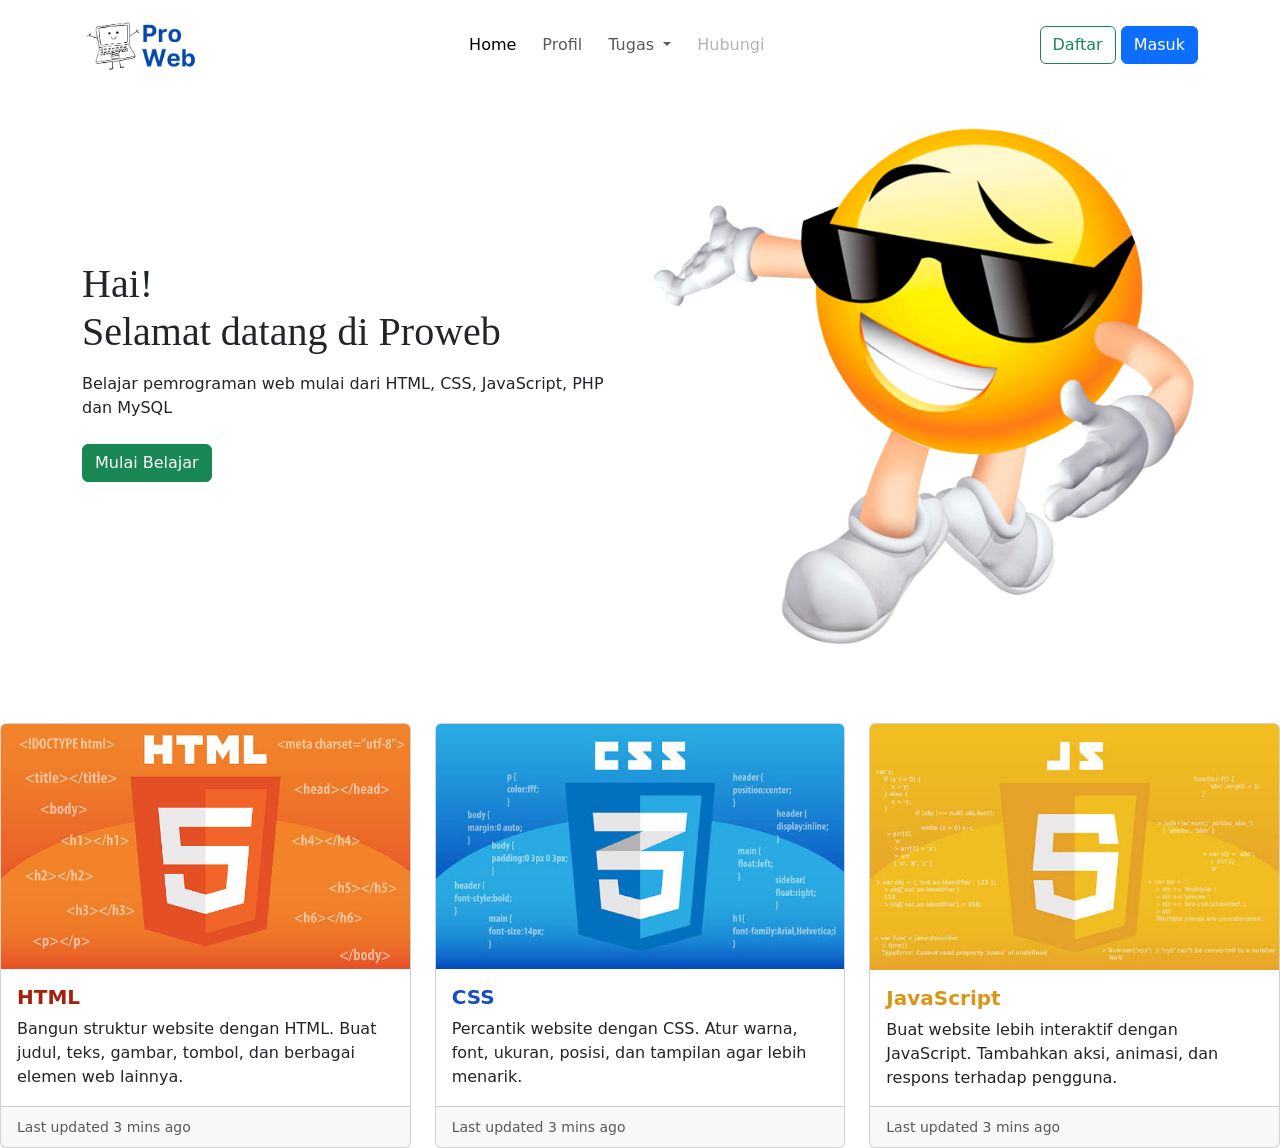
<file: index.html>
<!DOCTYPE html>
<html lang="id">
    <head>
        <meta name="viewport" content="width=device-width, initial-scale=1.0">
        <title>Bootstrap</title>
        <link rel="stylesheet" href="bootstrap.css">
        <link rel="stylesheet" href="css.proweb.css">
    </head>
    <body>
        <section>
            <!--Navigation Bar-->
            <div class="container">
                <nav class="navbar navbar-expand-lg">
                   <img src="logo.pw.png" alt="Logo Proweb" height="70">
                        <div class="col ms-auto"></div>
                        
                    <button
                    class="navbar-toggler"
                    type="button"
                    data-bs-toggle="collapse"
                    data-bs-target="#navbarSupportedContent"
                    aria-controls="navbarSupportedContent"
                    aria-expanded="false"
                    aria-label="Toggle navigation"
                    >
                        <span class="navbar-toggler-icon"></span>
                    </button>
                    <div class="collapse navbar-collapse" id="navbarSupportedContent">
                        <ul class="navbar-nav me-auto mb-2 mb-lg-0">
                            <li class="nav-item">
                                <a class="nav-link active" aria-current="page" href="belajarbootstrep.html">Home</a>
                            </li>
                            <li class="nav-item">
                                <a class="nav-link" href="#">Profil</a>
                            </li>
                            <li class="nav-item dropdown">
                                <a
                                    class="nav-link dropdown-toggle"
                                    href="#"
                                    role="button"
                                    data-bs-toggle="dropdown"
                                    aria-expanded="false"
                                >
                                    Tugas
                                </a>
                                <ul class="dropdown-menu">
                                    <li><a class="dropdown-item" href="tugas1.html">Tugas 1</a></li>
                                    <li><a class="dropdown-item" href="tugas2.html">Tugas 2</a></li>
                                    <li><hr class="dropdown-divider"></li>
                                    <li><a class="dropdown-item" href="tugas3.html">Tugas 3</a></li>
                                </ul>
                            </li>
                            <li class="nav-item">
                                <a class="nav-link disabled">Hubungi</a>
                            </li>
                        </ul>
                        
                            <button class="btn btn-outline-success" type="submit">Daftar</button>
                            <button class="btn btn-primary" type="submit">Masuk</button>
                        </form>
                </nav>
                <div class="row">
                    <div class="col align-self-center">
                    <h1 style="font-family: Georgia, 'Times New Roman', Times, serif">
                     Hai! <br> Selamat datang di Proweb
                    </h1>
                    <p class="mt-3 mb-4">
                        Belajar pemrograman web mulai dari HTML, CSS, JavaScript, PHP dan MySQL
                    </p>
                    <a href="#" class="btn btn-success">Mulai Belajar</a>
                    </div>
                    <div class="col mt-4 d-none d-md-block d-lg-block d-xl-block">
                        <img src="emoji.png" alt="Gambar" class="hero-img">
                    </div>
                </div>
            </div>
            <br><br><br>
        <div class="row row-cols-1 row-cols-md-3 g-4">
  <div class="col">
    <div class="card h-100">
      <img src="fotohtml.jpg" class="card-img-top" alt="...">
      <div class="card-body">
        <h5 style="color: rgb(168, 32, 13);" class="card-title"><b>HTML</b></h5>
        <p class="card-text">Bangun struktur website dengan HTML. Buat judul, teks, gambar, tombol, dan berbagai elemen web lainnya.</p>
      </div>
      <div class="card-footer">
        <small class="text-body-secondary">Last updated 3 mins ago</small>
      </div>
    </div>
  </div>
  <div class="col">
    <div class="card h-100">
      <img src="csspoto.jpg" class="card-img-top" alt="...">
      <div class="card-body">
        <h5 style="color: rgb(24, 77, 193);" class="card-title"><b>CSS</b></h5>
        <p class="card-text">Percantik website dengan CSS. Atur warna, font, ukuran, posisi, dan tampilan agar lebih menarik.</p>
      </div>
      <div class="card-footer">
        <small class="text-body-secondary">Last updated 3 mins ago</small>
      </div>
    </div>
  </div>
  <div class="col">
    <div class="card h-100">
      <img src="kuning.jpg" class="card-img-top" alt="...">
      <div class="card-body">
        <h5 style="color: rgb(219, 149, 21);" class="card-title"><b>JavaScript</b></h5>
        <p class="card-text">Buat website lebih interaktif dengan JavaScript. Tambahkan aksi, animasi, dan respons terhadap pengguna.</p>
      </div>
      <div class="card-footer">
        <small class="text-body-secondary">Last updated 3 mins ago</small>
      </div>
    </div>
  </div>
</div>
        </section>
        <script src="bootstrap.bundle.js"></script>
    </body>
</html>
</file>
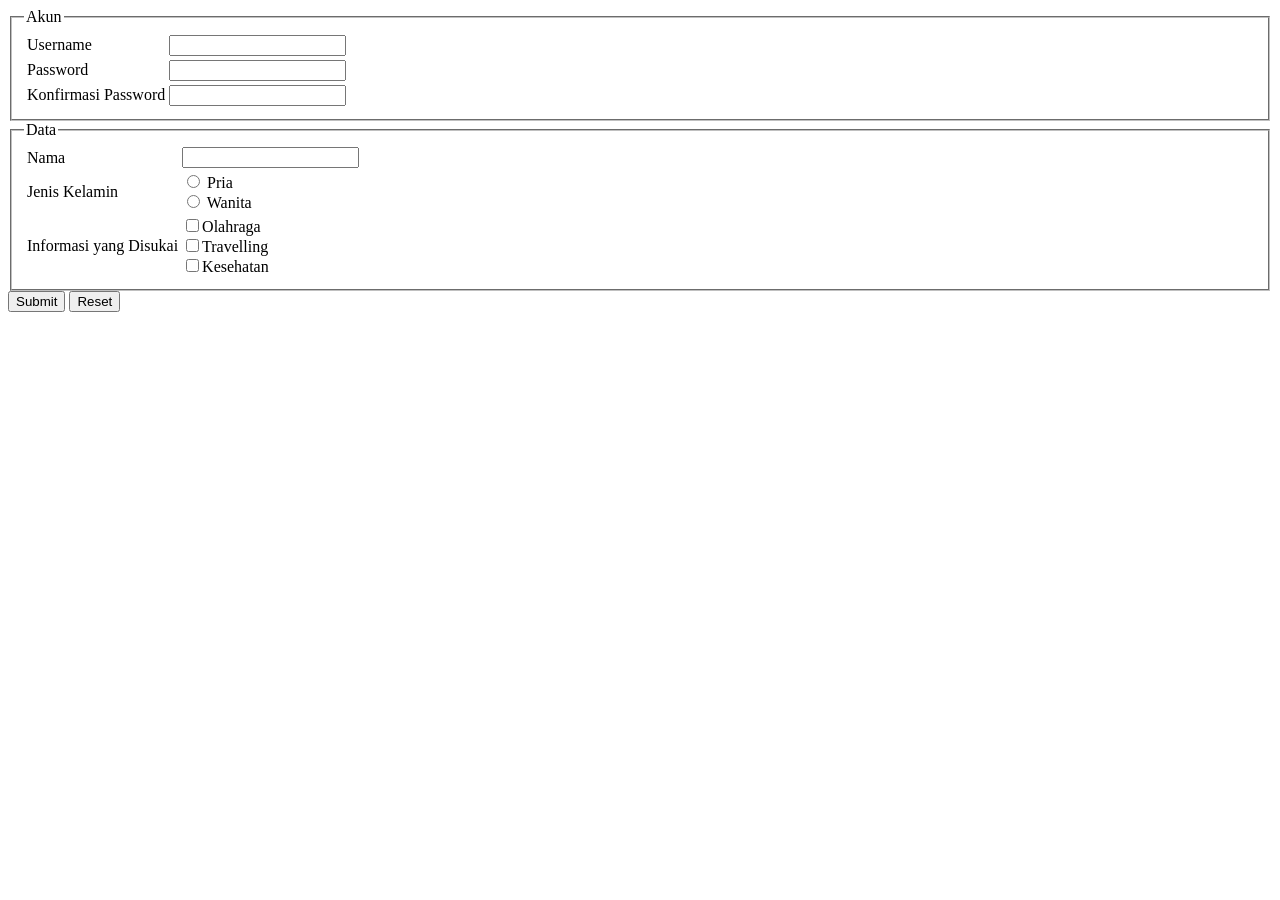
<file: challenge.html>
<!DOCTYPE html>
<html lang="en">
<head>
    <meta charset="UTF-8">
    <meta name="viewport" content="width=device-width, initial-scale=1.0">
    <title>Form Pendaftaran</title>
</head>
<body>
    <form action="#">
    
    <fieldset>
        <legend>Akun</legend>
        <table>
            <tr>
                <td><label for="username">Username</label></td>
                <td><input type="username" name="nama_pengguna" id="username"</td>
            </tr>

            <tr>
                <td><label for="password">Password</label></td>
                <td><input type="password" name="sandi" id="password"></td>
            </tr>

            <tr>
                <td><label for="konfirmasi">Konfirmasi Password</label></td>
                <td><input type="password" name="sandi" id="konfirmasi"></td>
            </tr>
        </table>
    </fieldset>

    <fieldset>
        <legend>Data</legend>
        <table>
            <tr>
                <td><label for="name">Nama</label></td>
                <td><input type="text" name="nama" id="nama"></td>
            </tr>
            <tr>
                <td><label for="jenis_kelamin">Jenis Kelamin</label></td>
                <td>
                    <input type="radio" id="Pria" name="jenis_kelamin" value="Pria">
                    <label for="Pria">Pria</label><br>
                    <input type="radio" id="wanita" name="jenis_kelamin" value="wanita">
                    <label for="wanita">Wanita</label>
                </td>
            </tr>

            <tr>
                <td><label for="informasi">Informasi yang Disukai</label></td>
                <td><label for="Olahraga"><input type="checkbox" id="Olahraga" name="informasi" value="Olahraga">Olahraga</label><br>
                    <label for="travelling"><input type="checkbox" id="travelling" name="informasi" value="Travelling">Travelling</label><br>
                    <label for="Kesehatan"><input type="checkbox" id="Kesehatan" name="informasi" value="Kesehatan">Kesehatan</label>
                </td>
            </tr>
        </table>
    </fieldset>

    <button type="Submit" name="btn-submit">Submit</button>
    <button type="reset" name="btn-reset">Reset</button>
    </form>
</body>
</html>
</file>
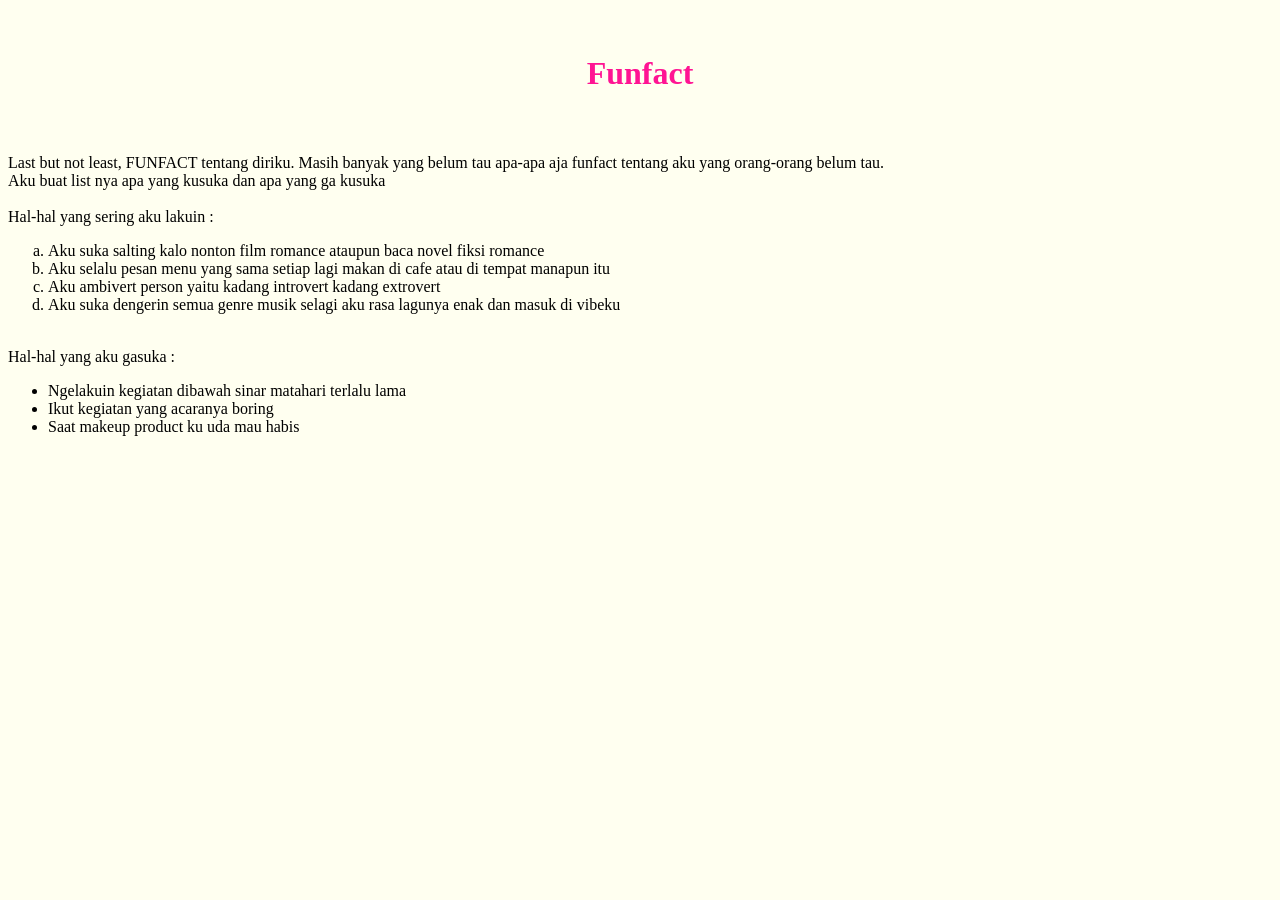
<file: funfact.html>
<!DOCTYPE html>
<html lang="id">
     <head>
        <style>
            header {
            height: 130px;
            display: flex;
            align-items: center;
            justify-content: center;
            font-family: 'Times New Roman', Times, serif;
            }
            header h1 {
                color: deeppink;
            }
            body {
            font-family: 'Times New Roman', Times, serif;
            background-color: ivory;
            }
        </style>
     </head>
        <header>
            <h1><b>Funfact</b></h1>
            <br><br><br><br>  
        </header>
         <body>
            <p>
                Last but not least, FUNFACT tentang diriku. Masih banyak yang belum tau apa-apa aja 
                funfact tentang aku yang orang-orang belum tau.
            <br> Aku buat list nya apa yang kusuka dan apa yang ga kusuka
            <br><br>
            <!-- Membuat ordered list -->
             Hal-hal yang sering aku lakuin :
             <ol type="a">
                <li>Aku suka salting kalo nonton film romance ataupun baca novel fiksi romance</li>
                <li>Aku selalu pesan menu yang sama setiap lagi makan di cafe atau di tempat manapun itu </li>
                <li>Aku ambivert person yaitu kadang introvert kadang extrovert</li>
                <li>Aku suka dengerin semua genre musik selagi aku rasa lagunya enak dan masuk di vibeku</li>
             </ol>
             <br>
             Hal-hal yang aku gasuka :
             <ul> 
                <li>Ngelakuin kegiatan dibawah sinar matahari terlalu lama</li>
                <li>Ikut kegiatan yang acaranya boring</li>
                <li>Saat makeup product ku uda mau habis</li>
             </ul>
</file>
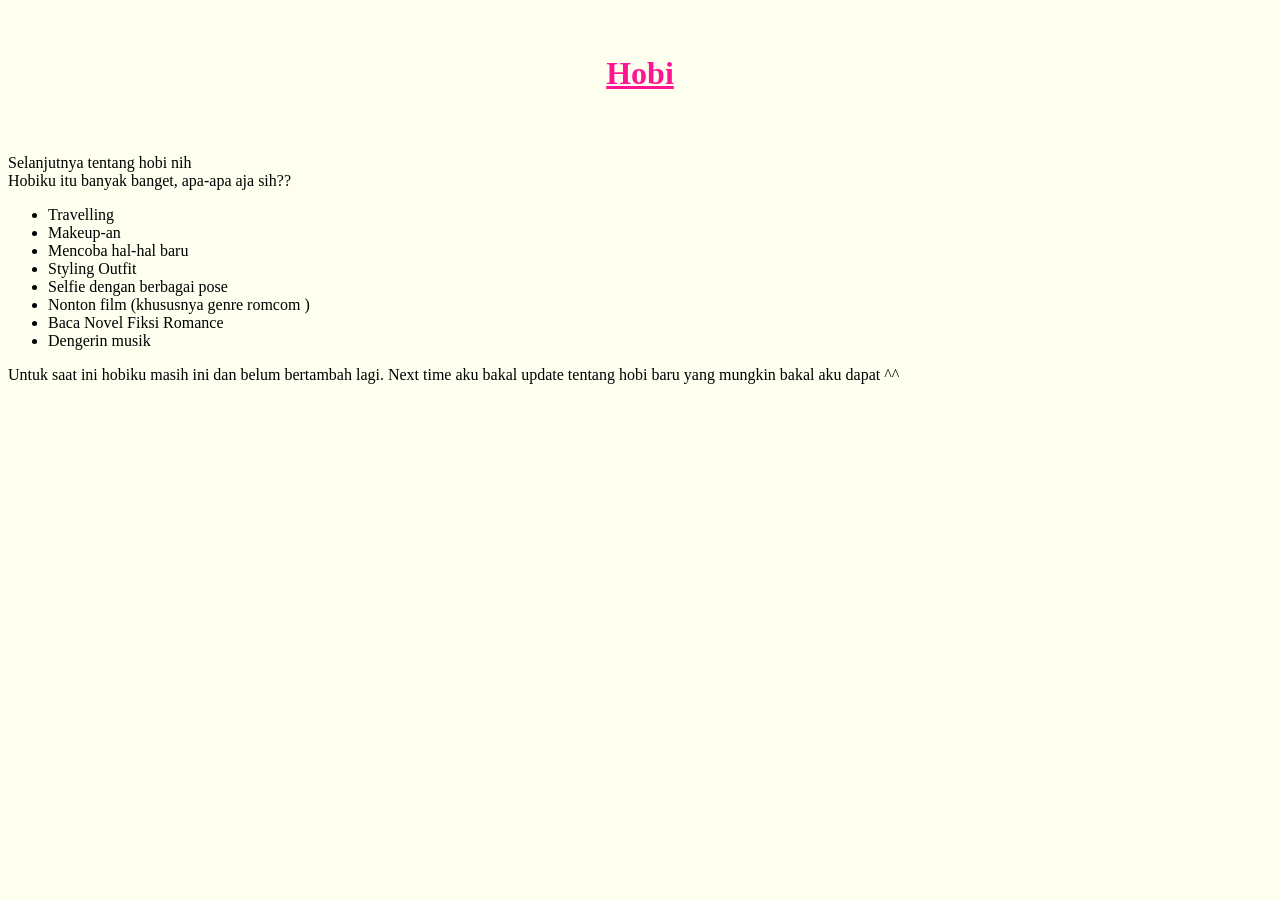
<file: hobi.html>
<!DOCTYPE html>
<html lang="id">
     <head>
        <style>
            header {
            height: 130px;
            display: flex;
            align-items: center;
            justify-content: center;
            font-family: 'Times New Roman', Times, serif;
            }
            header h1 {
                color: deeppink;
            }
            body {
            font-family: 'Times New Roman', Times, serif;
            background-color: ivory;
            }
        </style>
     </head>
        <header>
            <h1><u>Hobi</u></h1>
            <br><br><br><br>  
        </header>
         <body>
            <p>
                Selanjutnya tentang hobi nih
                <br>
                Hobiku itu banyak banget, apa-apa aja sih??
                <ul>
                    <li>Travelling</li>
                    <li>Makeup-an </li>
                    <li>Mencoba hal-hal baru</li>
                    <li>Styling Outfit</li>
                    <li>Selfie dengan berbagai pose</li>
                    <li>Nonton film (khususnya genre romcom )</li>
                    <li>Baca Novel Fiksi Romance</li>
                    <li>Dengerin musik</li>
                </ul>
                <p> Untuk saat ini hobiku masih ini dan belum bertambah lagi.
                    Next time aku bakal update tentang hobi baru yang mungkin bakal aku dapat ^^
                </p>
            </p>
</file>
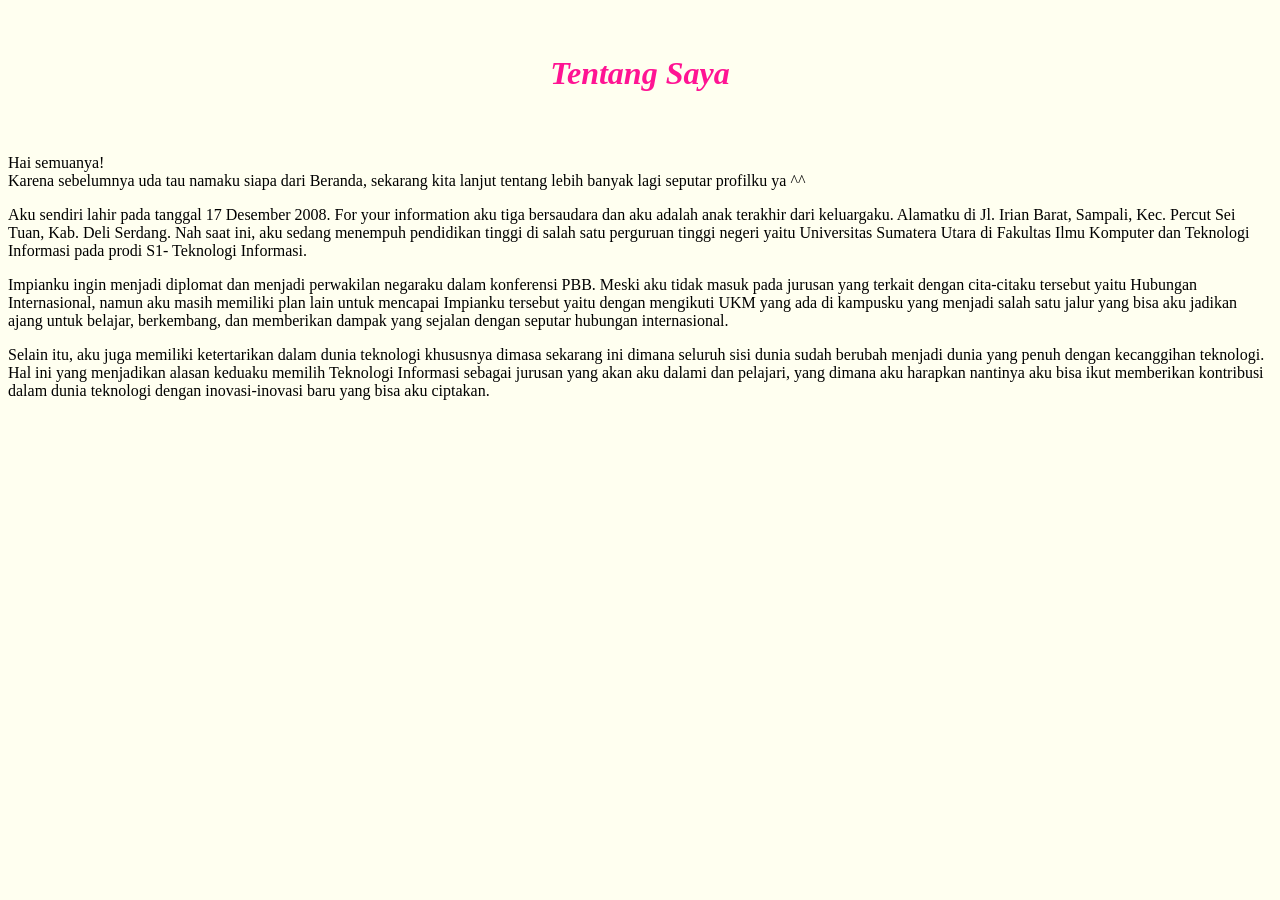
<file: tentangsaya.html>
<!DOCTYPE html>
<html lang="id">
     <head>
        <style>
            header {
            height: 130px;
            display: flex;
            align-items: center;
            justify-content: center;
            font-family: 'Times New Roman', Times, serif;
            }
            header h1 {
                color: deeppink;
            }
            body {
            font-family: 'Times New Roman', Times, serif;
            background-color: ivory;
            }
        </style>
     </head>
        <header>
            <h1><i>Tentang Saya</i></h1>
            <br><br><br><br>  
        </header>
         <body>
            <p>Hai semuanya!
            <br>
                Karena sebelumnya uda tau namaku siapa dari Beranda, sekarang kita lanjut
                tentang lebih banyak lagi seputar profilku ya ^^
            <p>
                Aku sendiri lahir pada tanggal 17 Desember 2008. For your information aku tiga bersaudara
                dan aku adalah anak terakhir dari keluargaku. Alamatku di Jl. Irian Barat, Sampali, Kec.
                Percut Sei Tuan, Kab. Deli Serdang. Nah saat ini, aku sedang menempuh pendidikan tinggi 
                di salah satu perguruan tinggi negeri yaitu Universitas Sumatera Utara di Fakultas
                Ilmu Komputer dan Teknologi Informasi pada prodi S1- Teknologi Informasi.
            <p>
                Impianku ingin menjadi diplomat dan menjadi perwakilan negaraku dalam
                konferensi PBB. Meski aku tidak masuk pada jurusan yang terkait dengan cita-citaku 
                tersebut yaitu Hubungan Internasional, namun aku masih memiliki plan lain untuk mencapai 
                Impianku tersebut yaitu dengan mengikuti UKM yang ada di kampusku yang menjadi salah 
                satu jalur yang bisa aku jadikan ajang untuk belajar, berkembang, dan memberikan dampak 
                yang sejalan dengan seputar hubungan internasional. 
            <p>
                Selain itu, aku juga memiliki ketertarikan dalam dunia teknologi khususnya dimasa sekarang
                ini dimana seluruh sisi dunia sudah berubah menjadi dunia yang penuh dengan kecanggihan teknologi.
                Hal ini yang menjadikan alasan keduaku memilih Teknologi Informasi sebagai jurusan yang akan 
                aku dalami dan pelajari, yang dimana aku harapkan nantinya aku bisa ikut memberikan 
                kontribusi dalam dunia teknologi dengan inovasi-inovasi baru yang bisa aku ciptakan.
            </p>
</file>
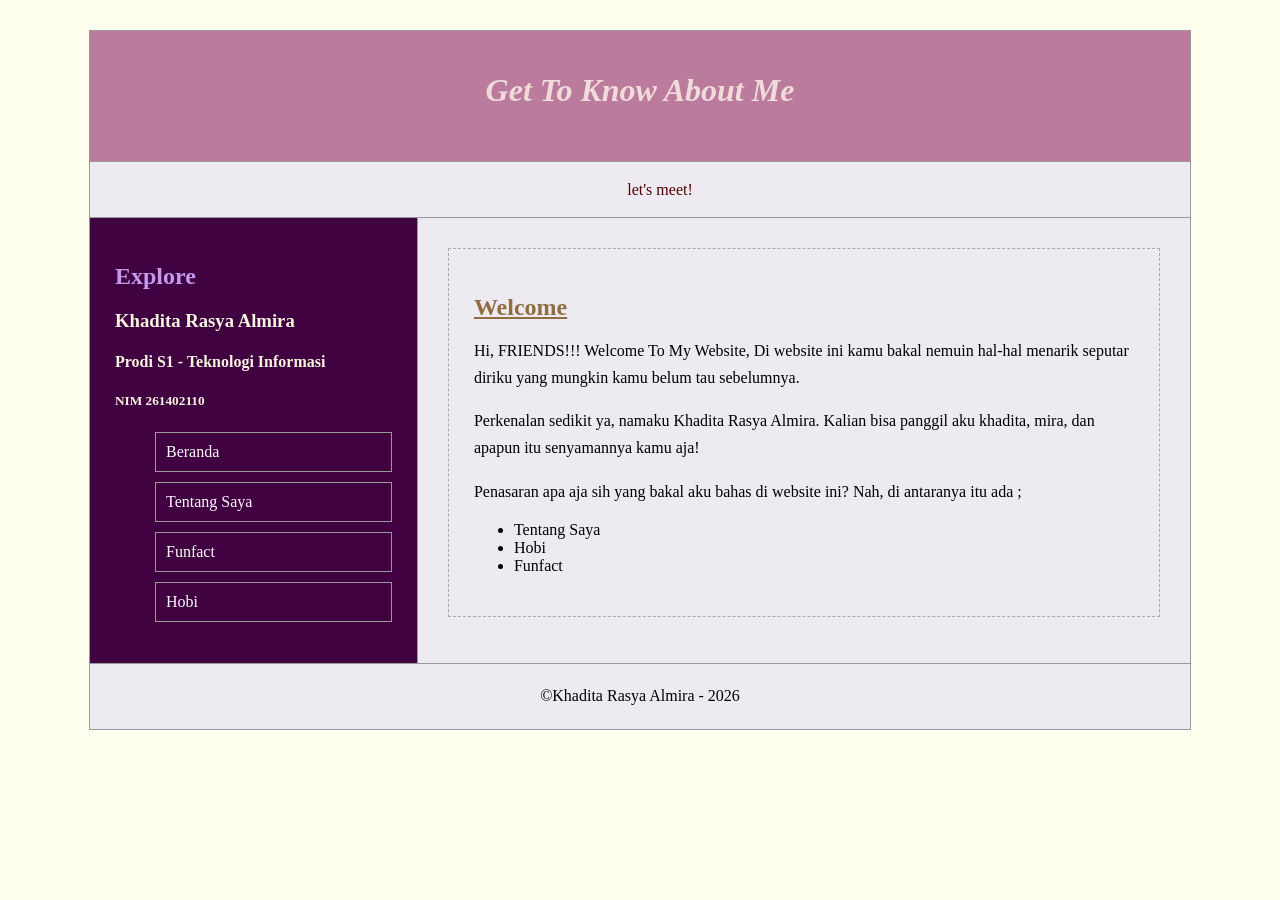
<file: tugas1.html>
<!DOCTYPE html>
<html lang="id">
<head>
    <meta name="viewport" content="width=device-width, initial-scale=1.0">
    <title>Get To Know About Me</title>
    <style>
        {
            box-sizing: border-box;
            margin: 0;
            padding: 0;
        }
        body {
            font-family: 'Times New Roman', Times, serif;
            background-color: ivory;
        } 
        .website {
            width: 90%;
            max-width: 1100px;
            margin: 30px auto;
            background-color: rgb(237, 235, 241);
            border: 1px solid #999;
        }
        header {
            height: 130px;
            border-bottom: 1px solid #999;
            display: flex;
            align-items: center;
            justify-content: center;
            background-color:rgb(186, 123, 156);
        }
        header h1 {
            color: rgb(240, 218, 218);
        }
        header p {
            text-align: center;
            margin-top: 8px;
        }
        nav {
            min-height: 55px;
            border-bottom: 1px solid #999;
            display: flex;
            justify-content: center;
            align-items: center;
        }
        nav ul {
            display: flex;
            list-style: none;
            gap: 30px;
        }
        nav a {
            text-decoration: none;
            color: rgb(81, 3, 3);
            font-weight: normal;
        } 
        .main-area {
            display: flex;
            min-height: 430px;
        }
        aside {
            width: 28%;
            border-right: 1px solid #999;
            padding: 25px;
            background-color:rgb(65, 2, 66);
        }
        aside h2{
            color: rgb(195, 154, 235);
            margin-bottom: 20px;
        }
        aside h3{
            color: beige;
        }
        aside h4{
            color:beige;
        }
        aside h5{
            color:beige;
        }
        aside ul {
            list-style: none;
        }
        aside li {
            margin-bottom: 10px;
        }
        aside a {
            display: block;
            padding: 10px;
            text-decoration: none;
            color: #fdfafa;
            border: 1px solid #999;
        }
        main {
            width: 72%;
            padding: 30px;
        }
        .content-box {
            border: 1px dashed #aaa;
            padding: 25px;
            min-height: 250px;
        }
        main h2 {
            color: rgb(144, 110, 66);
            margin-bottom: 15px;
        }
        main p {
            line-height: 1.7;
            margin-bottom: 15px;
        }
        footer {
            height: 65px;
            border-top: 1px solid #999;
            display: flex;
            justify-content: center;
            align-items: center;
            
        } 
    </style>
</head>
<body>
    <div class="website">
        <!-- HEADER -->
        <header>
            <div>
                <h1><p><i><b>Get To Know About Me </b></i></p></h1>
            </div>
        </header>
        <!-- MAIN MENU -->
        <nav>
            <ul>
                <li><a href="https://www.instagram.com/khdtrsyalmira_?igsi=MWV1ZHlnbnk5emplbg==//">let's meet!</a></li>
            </ul>
        </nav>
        <!-- Sidebar -->
        <div class="main-area"         
            <!-- Sidebar -- >
            <aside>
                <h2>Explore</h2>
                <h3>Khadita Rasya Almira</h3>
                <h4>Prodi S1 - Teknologi Informasi</h4>
                <h5>NIM 261402110</h5>
                <ul> 
                    <li><a href="index.html">Beranda</a></li>
                    <li><a href="tentangsaya.html">Tentang Saya</a></li>
                    <li><a href="funfact.html">Funfact</a></li>
                    <li><a href="hobi.html">Hobi</a></li>
                </ul>
            </aside>
            <!-- Who I'am? -->
            <main>
                <div class="content-box">
                    <h2><u>Welcome</u></h2>
                    <p>
                        Hi, FRIENDS!!! Welcome To My Website, Di website ini kamu bakal nemuin hal-hal 
                        menarik seputar diriku yang mungkin kamu belum tau sebelumnya.
                    </p>
                    <p>
                        Perkenalan sedikit ya, namaku Khadita Rasya Almira. Kalian bisa panggil aku
                        khadita, mira, dan apapun itu senyamannya kamu aja!
                    <p> Penasaran apa aja sih yang bakal aku bahas di website ini? Nah, di antaranya
                        itu ada ;
                    </p> 
                    <p>
                        <ul>
                            <li>Tentang Saya</li>
                            <li>Hobi</li>
                            <li>Funfact</li>
                        </ul>
                    </p>
                </div>
            </main>
        </div>
        <!-- FOOTER -->
        <footer>
            <p> ©Khadita Rasya Almira - 2026</p>
        </footer>
    </div>    
</body>
</html>
</file>
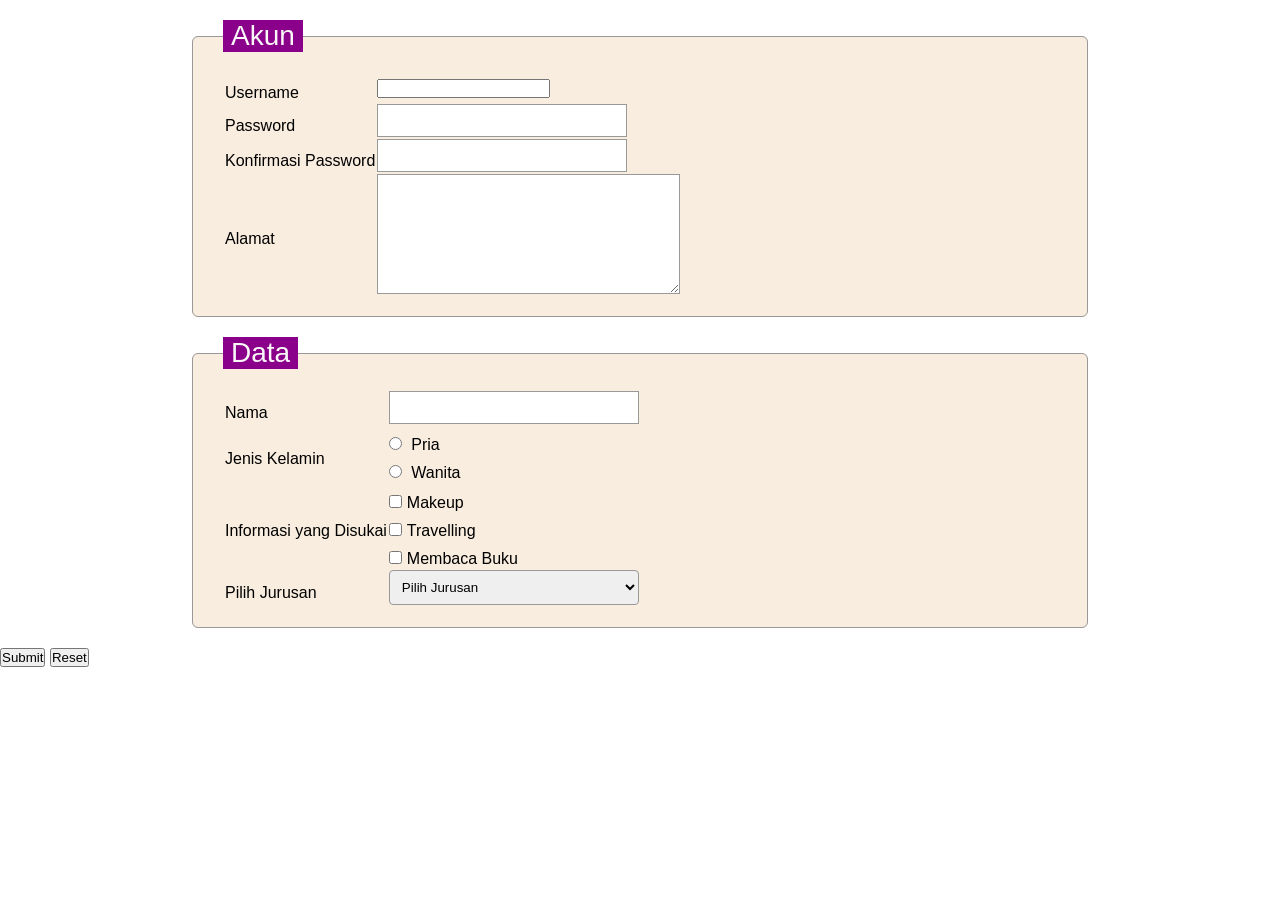
<file: tugas2.html>
<!DOCTYPE html>
<html lang="en">
<head>
    <meta charset="UTF-8">
    <meta name="viewport" content="width=device-width, initial-scale=1.0">
    <title>Formulir</title>
    <link rel="stylesheet" href="style (2).css">

</head>
<body>
    <form action="#">
    
    <fieldset>
        <legend>Akun</legend>
        <table>
            <tr>
                <td><label for="username">Username</label></td>
                <td><input type="username" name="nama_pengguna" id="username"></td>
            </tr>

            <tr>
                <td><label for="password">Password</label></td>
                <td><input type="password" name="sandi" id="password"></td>
            </tr>

            <tr>
                <td><label for="konfirmasi">Konfirmasi Password</label></td>
                <td><input type="password" name="sandi" id="konfirmasi"></td>
            </tr>
            <tr>
                <td><label for="alamat">Alamat</label></td>
                <td><textarea id="alamat" name="alamat" rows="4" cols="50"></textarea></td>
            </tr>
        </table>
    </fieldset>

    <fieldset>
        <legend>Data</legend>
        <table>
            <tr>
                <td><label for="name">Nama</label></td>
                <td><input type="text" name="nama" id="nama"></td>
            </tr>
            <tr>
                <td><label for="jenis_kelamin">Jenis Kelamin</label></td>
                <td>
                    <input type="radio" id="Pria" name="jenis_kelamin" value="Pria">
                    <label for="Pria">Pria</label><br>
                    <input type="radio" id="wanita" name="jenis_kelamin" value="wanita">
                    <label for="wanita">Wanita</label>
                </td>
            </tr>

            <tr>
                <td><label for="informasi">Informasi yang Disukai</label></td>
                <td><label for="Makeup"><input type="checkbox" id="Makeup" name="informasi" value="Makeup">Makeup</label><br>
                    <label for="travelling"><input type="checkbox" id="travelling" name="informasi" value="Travelling">Travelling</label><br>
                    <label for="Membaca Buku"><input type="checkbox" id="Membaca Buku" name="informasi" value="Membaca Buku">Membaca Buku</label>
                </td>
            </tr>
            <tr>
                <td><label for="jurusan">Pilih Jurusan</label></td>
                <td>
                    <select id="jurusan" name="jurusan">
                        <option value="pilih">Pilih Jurusan</option>
                        <optgroup Label="S1">
                            <option value="S1 Ilmu Komputer">S1 Ilmu Komputer</option>
                            <option value="S1 Teknologi Informasi">S1 Teknologi Informasi</option>
                        </optgroup>
                        <optgroup Label="S2">
                            <option value="S2 Teknik Informatika">S2 Teknik Informatika</option>
                            <option value="S2 Sains Data dan Kecerdasan Buatan">S2 Sains Data dan Kecerdasan Buatan</option>
                        </optgroup>
                        <optgroup Label="S3">
                            <option value="S3 Ilmu Komputer">S3 Ilmu Komputer</option>
                        </optgroup>
                        <option value="lainnya">Lainnya</option>
                    </select>
                </td>
            </tr>
        </table>
    </fieldset>

    <button type="Submit" name="btn-submit">Submit</button>
    <button type="reset" name="btn-reset">Reset</button>
    </form>
</body>
</html>
</file>
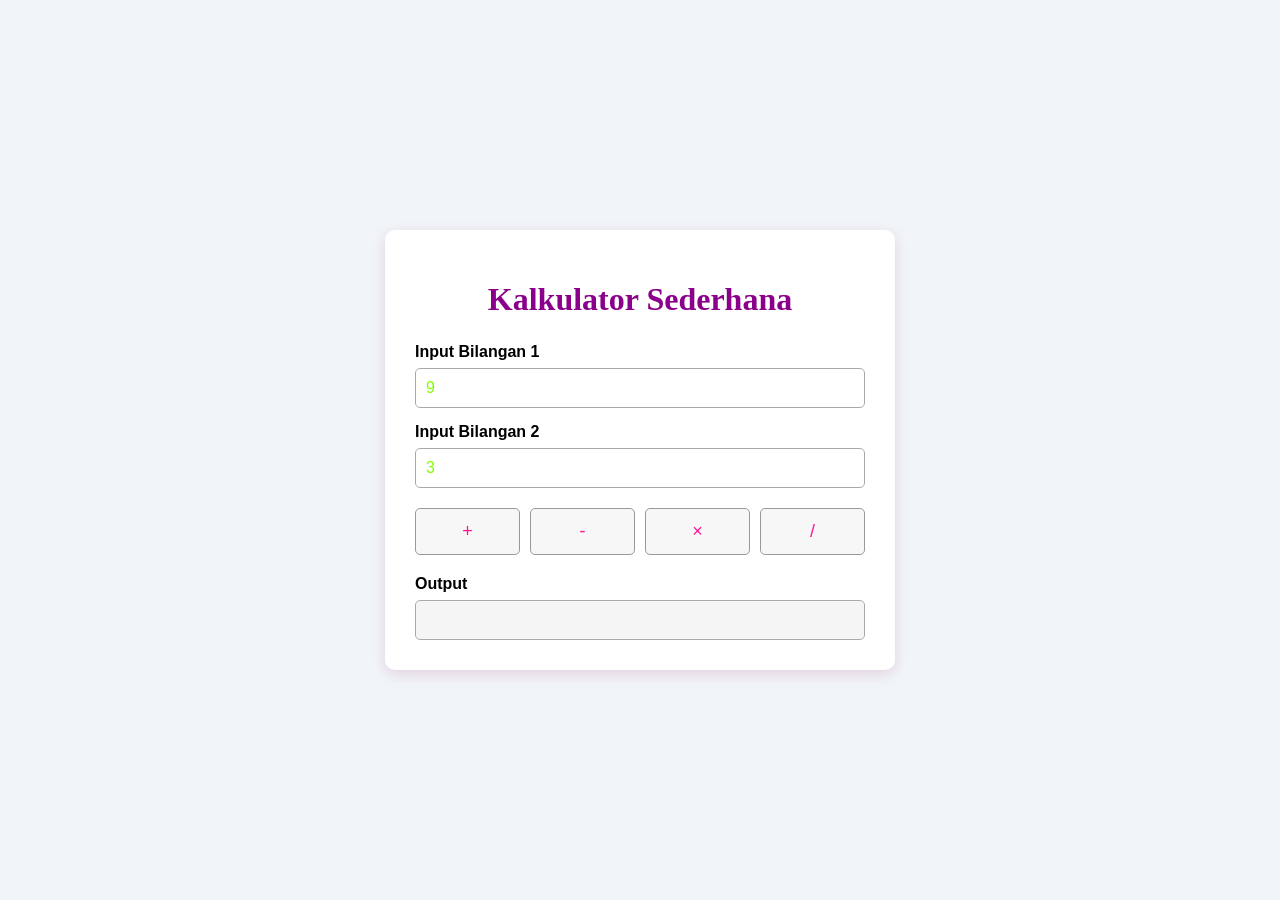
<file: tugas3.html>
<!DOCTYPE html>
<html lang="id">
<head>
    <meta charset="UTF-8">
    <meta name="viewport" content="width=device-width, initial-scale=1.0">
    <title>Tugas 3 - Membuat Kalkulator Sederhana</title>

    <style>
        body {
            font-family: Arial, sans-serif;
            background-color: #f1f5f9;
            display: flex;
            justify-content: center;
            align-items: center;
            min-height: 100vh;
            margin: 0;
        }

        .container {
            background-color: white;
            width: 450px;
            padding: 30px;
            border-radius: 10px;
            box-shadow: 0 4px 15px rgba(146, 5, 85, 0.15);
        }

        h1 {
            text-align: center;
            font-family: 'Times New Roman', Times, serif;
            color:darkmagenta;
            margin-bottom: 25px;
            
        }

        label {
            display: block;
            margin-top: 15px;
            margin-bottom: 7px;
            font-weight: bold;
        }

        input {
            width: 100%;
            box-sizing: border-box;
            padding: 10px;
            font-size: 16px;
            border: 1px solid #aaa;
            border-radius: 5px;
            color: chartreuse;
        }

        .buttons {
            display: flex;
            gap: 10px;
            margin-top: 20px;
        }

        button {
            flex: 1;
            padding: 12px;
            font-size: 18px;
            cursor: pointer;
            border: 1px solid #999;
            border-radius: 5px;
            color:deeppink;
            background-color: #f8f7f7;
        }

        button:hover {
            background-color: #ddd;
        }

        .output {
            margin-top: 20px;
        }

        .output input {
            background-color: #f5f5f5;
            color: darkblue;
        }
    </style>
</head>

<body>

    <div class="container">

        <h1>Kalkulator Sederhana</h1>

        <label for="bilangan1">Input Bilangan 1</label>
        <input type="number" id="bilangan1" value="9">

        <label for="bilangan2">Input Bilangan 2</label>
        <input type="number" id="bilangan2" value="3">

        <div class="buttons">
            <button onclick="hitung('+')">+</button>
            <button onclick="hitung('-')">-</button>
            <button onclick="hitung('*')">×</button>
            <button onclick="hitung('/')">/</button>
        </div>

        <div class="output">
            <label for="hasil">Output</label>
            <input type="text" id="hasil" readonly>
        </div>

    </div>


    <script>
        function hitung(operator) {

            // Mengambil nilai dari input
            let bilangan1 = Number(document.getElementById("bilangan1").value);
            let bilangan2 = Number(document.getElementById("bilangan2").value);

            let hasil;

            // Proses perhitungan
            if (operator === "+") {
                hasil = bilangan1 + bilangan2;
            } 
            else if (operator === "-") {
                hasil = bilangan1 - bilangan2;
            } 
            else if (operator === "*") {
                hasil = bilangan1 * bilangan2;
            } 
            else if (operator === "/") {

                if (bilangan2 === 0) {
                    hasil = "Tidak dapat dibagi 0";
                } else {
                    hasil = bilangan1 / bilangan2;
                }
            }

            // Menampilkan hasil
            document.getElementById("hasil").value = hasil;
        }
    </script>

</body>
</html>
</file>
<file: css.proweb.css>
/* =========================
   NAVBAR
========================= */
.navbar {
    padding: 10px 0;
}

.navbar-brand img {
    width: 90px;
    height: auto;
}

.navbar-nav .nav-link {
    margin: 0 5px;
}

.navbar .btn {
    margin-left: 5px;
}
/* =========================
   GAMBAR HERO
========================= */

.hero-img {
    max-width: 100%;
    height: auto;
}
/* =========================
   CARD
========================= */

.card {
    height: 100%;
}

.card-img-top {
    width: 100%;
    height: auto;
}
/* =========================
   RESPONSIVE HP
========================= */

@media (max-width: 768px) {

    /* Navbar */
    .navbar {
        padding: 10px 15px;
    }

    .navbar-nav {
        text-align: center;
    }

    .navbar .btn {
        margin: 5px 0;
    }

    /* Bagian hero */
    .row {
        margin-left: 0;
        margin-right: 0;
    }

    .hero-img {
        width: 60%;
        max-width: 350px;
        display: block;
        margin: 20px auto 0;
    }

    /* Judul */
    h1 {
        font-size: 32px;
    }

    /* Card */
    .card {
        margin-bottom: 15px;
    }
}
/* =========================
   HP KECIL
========================= */

@media (max-width: 576px) {

    h1 {
        font-size: 28px;
    }

    .container {
        padding-left: 15px;
        padding-right: 15px;
    }

    .card-text {
        font-size: 15px;
    }
    .logo {
    width: 90px;
    height: auto;
}
@media (max-width: 576px) {
    .logo {
        width: 90px;
    }
</file>
<file: style (2).css>
* {
    margin: 0;
    padding: 0;
    box-sizing: border-box;
    font-family: 'Lato', sans-serif;
}


fieldset {
    margin: 20px auto;
    padding: 20px 30px;
    border: 1px solid #999;
    border-radius: 6px;
    width: 70%;
    background-color:rgb(248, 237, 223)
}

legend {
    font-size: 24px;
    padding: 0 8px;
    color: #f9f7f7;
    background-color:darkmagenta
}

label {
    display: inline-block;
    margin-top: 10px;
}

input[type="text"],
input[type="password"] {
    padding: 8px;
    border: 1px solid #999;
    width: 250px;
}

textarea {
    width: 70%;
    min-height: 120px;
    padding: 8px;
    border: 1px solid #999;
    vertical-align: top;
}

.checks {
    margin-bottom: 15px;
}

.checks label {
    display: block;
    margin-top: 5px;
}

input[type="radio"],
input[type="checkbox"] {
    margin-right: 5px;
}

select {
    padding: 8px;
    width: 250px;
    border: 1px solid #999;
    border-radius: 4px;
}
input[type="submit"] {
    margin-top: 20px;
    padding: 8px 20px;
    border-radius: 6px;
    background-color: #333;
    color: white;
    border: none;
    cursor: pointer;
}

input[type="submit"]:hover {
    background-color: #555;
}
@media screen and (min-width: 430px) {

    fieldset {
        width: 70%;
        min-width: 500px;
    }

    legend {
        font-size: 28px;
    }
}
</file>
